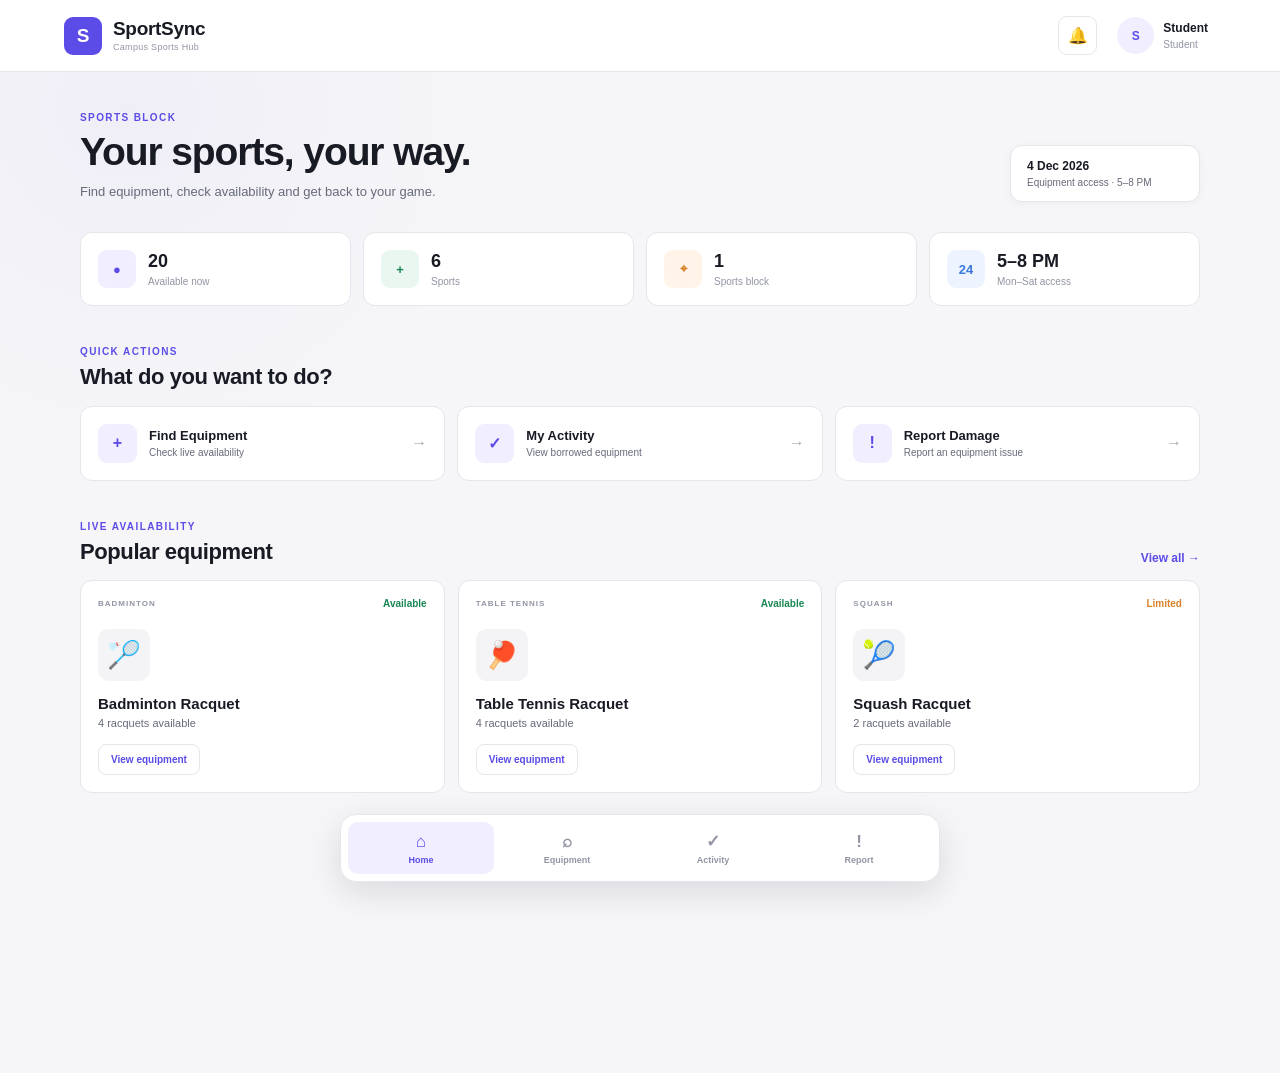
<file: index.html>
<!DOCTYPE html>
<html lang="en">

<head>
    <meta charset="UTF-8">
    <meta name="viewport" content="width=device-width, initial-scale=1.0">

    <title>SportSync | Campus Sports</title>

    <link rel="stylesheet" href="style.css">
</head>


<body>

<!-- =====================================================
     HEADER
===================================================== -->

<header class="topbar">

    <div class="brand" onclick="showPage('dashboard')">

        <div class="logo">
            S
        </div>

        <div>
            <h2>SportSync</h2>
            <span>Campus Sports Hub</span>
        </div>

    </div>


    <div class="header-actions">

        <!-- NOTIFICATIONS -->

        <button
            class="icon-btn"
            onclick="toggleNotifications()"
            aria-label="Notifications">

            🔔

        </button>


        <!-- PROFILE -->

        <button
            class="profile-button"
            type="button"
            onclick="openProfileSettings()"
            aria-label="Open profile settings">

            <div
                class="avatar"
                id="profileAvatar">

                ST

            </div>


            <div class="profile-copy">

                <strong id="profileName">
                    Student
                </strong>

                <small id="profileRole">
                    Student
                </small>

            </div>

        </button>

    </div>

</header>



<!-- =====================================================
     MAIN
===================================================== -->

<main>


<!-- =====================================================
     DASHBOARD
===================================================== -->

<section
    id="dashboard"
    class="page active">


    <!-- WELCOME -->

    <div class="welcome-row">

        <div>

            <p class="eyebrow">
                SPORTS BLOCK
            </p>

            <h1>
                Your sports, your way.
            </h1>

            <p class="subtext">
                Find equipment, check availability and get back to your game.
            </p>

        </div>


        <div class="date-box">

            <strong id="todayDate">
                21 Sep 2026
            </strong>

            <span>
                Equipment access · 5–8 PM
            </span>

        </div>

    </div>



    <!-- NOTIFICATIONS -->

    <div
        id="notificationPanel"
        class="notification-panel">

        <strong>
            Notifications
        </strong>

        <p>
            🏸 2 badminton racquets are available now.
        </p>

        <p>
            ⏰ Equipment access is from 5–8 PM, Monday–Saturday.
        </p>

    </div>



    <!-- =================================================
         PROFILE MODAL
    ================================================= -->

    <div
        id="profileModal"
        class="profile-modal"
        aria-hidden="true">


        <div
            class="profile-modal-backdrop"
            onclick="closeProfileSettings()">
        </div>


        <div
            class="profile-modal-card"
            role="dialog"
            aria-modal="true"
            aria-labelledby="profileSettingsTitle">


            <div class="profile-modal-header">

                <div>

                    <p class="eyebrow">
                        PROFILE
                    </p>

                    <h2 id="profileSettingsTitle">
                        Personalise your profile
                    </h2>

                </div>


                <button
                    class="modal-close"
                    type="button"
                    onclick="closeProfileSettings()"
                    aria-label="Close">

                    ×

                </button>

            </div>



            <!-- NAME -->

            <label class="profile-field">

                <span>
                    Name
                </span>

                <input
                    id="profileNameInput"
                    type="text"
                    maxlength="40"
                    placeholder="Enter your name">

            </label>



            <!-- EMAIL -->

            <label class="profile-field">

                <span>
                    Email
                </span>

                <input
                    id="profileEmailInput"
                    type="email"
                    maxlength="80"
                    placeholder="student@university.edu">

            </label>



            <!-- THEME -->

            <div class="theme-setting">

                <div>

                    <strong>
                        Appearance
                    </strong>

                    <small>
                        Choose the mode you prefer.
                    </small>

                </div>


                <div
                    class="theme-toggle"
                    role="group"
                    aria-label="Appearance mode">


                    <button
                        id="lightModeBtn"
                        type="button"
                        onclick="setTheme('light')">

                        ☀ Light

                    </button>


                    <button
                        id="darkModeBtn"
                        type="button"
                        onclick="setTheme('dark')">

                        ☾ Dark

                    </button>

                </div>

            </div>



            <!-- MODAL BUTTONS -->

            <div class="profile-modal-actions">

                <button
                    class="secondary-button"
                    type="button"
                    onclick="closeProfileSettings()">

                    Cancel

                </button>


                <button
                    class="primary-button"
                    type="button"
                    onclick="saveProfileSettings()">

                    Save changes

                </button>

            </div>

        </div>

    </div>



    <!-- =================================================
         STATUS CARDS
    ================================================= -->

    <div class="status-grid">


        <div class="status-card">

            <div class="status-icon purple">
                ●
            </div>

            <div>

                <strong id="availableCount">
                    20
                </strong>

                <span>
                    Available now
                </span>

            </div>

        </div>



        <div class="status-card">

            <div class="status-icon green">
                +
            </div>

            <div>

                <strong>
                    6
                </strong>

                <span>
                    Sports
                </span>

            </div>

        </div>



        <div class="status-card">

            <div class="status-icon orange">
                ⌖
            </div>

            <div>

                <strong>
                    1
                </strong>

                <span>
                    Sports block
                </span>

            </div>

        </div>



        <div class="status-card">

            <div class="status-icon blue">
                24
            </div>

            <div>

                <strong>
                    5–8 PM
                </strong>

                <span>
                    Mon–Sat access
                </span>

            </div>

        </div>

    </div>



    <!-- =================================================
         QUICK ACTIONS
    ================================================= -->

    <div class="section-heading">

        <div>

            <p class="eyebrow">
                QUICK ACTIONS
            </p>

            <h2>
                What do you want to do?
            </h2>

        </div>

    </div>


    <div class="action-grid">


        <button
            class="action-card"
            onclick="showPage('equipment')">

            <div class="action-symbol">
                +
            </div>

            <div>

                <strong>
                    Find Equipment
                </strong>

                <span>
                    Check live availability
                </span>

            </div>

            <b>
                →
            </b>

        </button>



        <button
            class="action-card"
            onclick="showPage('activity')">

            <div class="action-symbol">
                ✓
            </div>

            <div>

                <strong>
                    My Activity
                </strong>

                <span>
                    View borrowed equipment
                </span>

            </div>

            <b>
                →
            </b>

        </button>



        <button
            class="action-card"
            onclick="showPage('damage')">

            <div class="action-symbol">
                !
            </div>

            <div>

                <strong>
                    Report Damage
                </strong>

                <span>
                    Report an equipment issue
                </span>

            </div>

            <b>
                →
            </b>

        </button>

    </div>



    <!-- =================================================
         POPULAR EQUIPMENT
    ================================================= -->

    <div class="section-heading">

        <div>

            <p class="eyebrow">
                LIVE AVAILABILITY
            </p>

            <h2>
                Popular equipment
            </h2>

        </div>


        <button
            class="text-button"
            onclick="showPage('equipment')">

            View all →

        </button>

    </div>



    <div class="equipment-preview">


        <!-- BADMINTON -->

        <div class="equipment-card">

            <div class="equipment-top">

                <span class="sport-label">
                    BADMINTON
                </span>

                <span class="available-dot">
                    Available
                </span>

            </div>


            <div class="equipment-icon">
                🏸
            </div>


            <h3>
                Badminton Racquet
            </h3>


            <p id="badmintonPreview">
                4 racquets available
            </p>


            <button
                onclick="openEquipment('Badminton Racquet')">

                View equipment

            </button>

        </div>



        <!-- TABLE TENNIS -->

        <div class="equipment-card">

            <div class="equipment-top">

                <span class="sport-label">
                    TABLE TENNIS
                </span>

                <span class="available-dot">
                    Available
                </span>

            </div>


            <div class="equipment-icon">
                🏓
            </div>


            <h3>
                Table Tennis Racquet
            </h3>


            <p id="ttPreview">
                4 racquets available
            </p>


            <button
                onclick="openEquipment('Table Tennis Racquet')">

                View equipment

            </button>

        </div>



        <!-- SQUASH -->

        <div class="equipment-card">

            <div class="equipment-top">

                <span class="sport-label">
                    SQUASH
                </span>

                <span class="limited-dot">
                    Limited
                </span>

            </div>


            <div class="equipment-icon">
                🎾
            </div>


            <h3>
                Squash Racquet
            </h3>


            <p id="squashPreview">
                2 racquets available
            </p>


            <button
                onclick="openEquipment('Squash Racquet')">

                View equipment

            </button>

        </div>

    </div>

</section>



<!-- =====================================================
     EQUIPMENT PAGE
===================================================== -->

<section
    id="equipment"
    class="page">


    <div class="page-header">

        <button
            class="back-btn"
            onclick="showPage('dashboard')">

            ←

        </button>


        <div>

            <p class="eyebrow">
                EQUIPMENT
            </p>

            <h1>
                Live availability
            </h1>

            <p>
                Check what's available before visiting the sports block.
            </p>

        </div>

    </div>



    <!-- SEARCH -->

    <div class="search-box">

        <span>
            ⌕
        </span>

        <input
            type="text"
            id="equipmentSearch"
            placeholder="Search equipment..."
            oninput="filterEquipment()">

    </div>



    <!-- FILTERS -->

    <div class="filter-row">

        <button
            class="filter active"
            onclick="filterSport('all', this)">

            All

        </button>


        <button
            class="filter"
            onclick="filterSport('badminton', this)">

            Badminton

        </button>


        <button
            class="filter"
            onclick="filterSport('tt', this)">

            Table Tennis

        </button>


        <button
            class="filter"
            onclick="filterSport('squash', this)">

            Squash

        </button>


        <button
            class="filter"
            onclick="filterSport('team', this)">

            Team Sports

        </button>

    </div>



    <!-- EQUIPMENT LIST -->

    <div
        id="equipmentList"
        class="equipment-list">


        <!-- BADMINTON -->

        <div
            class="equipment-row"
            data-sport="badminton"
            data-name="Badminton Racquet">

            <div class="row-icon">
                🏸
            </div>


            <div class="equipment-info">

                <strong>
                    Badminton Racquet
                </strong>

                <span>
                    Badminton · Racquet
                </span>

            </div>


            <div class="availability">

                <strong id="badmintonAvailable">
                    4
                </strong>

                <span>
                    available
                </span>

            </div>


            <button
                onclick="openEquipment('Badminton Racquet')">

                Details

            </button>

        </div>



        <!-- TABLE TENNIS -->

        <div
            class="equipment-row"
            data-sport="tt"
            data-name="Table Tennis Racquet">

            <div class="row-icon">
                🏓
            </div>


            <div class="equipment-info">

                <strong>
                    Table Tennis Racquet
                </strong>

                <span>
                    Table Tennis · Racquet
                </span>

            </div>


            <div class="availability">

                <strong id="ttAvailable">
                    4
                </strong>

                <span>
                    available
                </span>

            </div>


            <button
                onclick="openEquipment('Table Tennis Racquet')">

                Details

            </button>

        </div>



        <!-- SQUASH -->

        <div
            class="equipment-row"
            data-sport="squash"
            data-name="Squash Racquet">

            <div class="row-icon">
                🎾
            </div>


            <div class="equipment-info">

                <strong>
                    Squash Racquet
                </strong>

                <span>
                    Squash · Racquet
                </span>

            </div>


            <div class="availability limited">

                <strong id="squashAvailable">
                    2
                </strong>

                <span>
                    available
                </span>

            </div>


            <button
                onclick="openEquipment('Squash Racquet')">

                Details

            </button>

        </div>



        <!-- FOOTBALL -->

        <div
            class="equipment-row"
            data-sport="team"
            data-name="Football">

            <div class="row-icon">
                ⚽
            </div>


            <div class="equipment-info">

                <strong>
                    Football
                </strong>

                <span>
                    Football · Ball
                </span>

            </div>


            <div class="availability">

                <strong id="footballAvailable">
                    3
                </strong>

                <span>
                    available
                </span>

            </div>


            <button
                onclick="openEquipment('Football')">

                Details

            </button>

        </div>



        <!-- VOLLEYBALL -->

        <div
            class="equipment-row"
            data-sport="team"
            data-name="Volleyball">

            <div class="row-icon">
                🏐
            </div>


            <div class="equipment-info">

                <strong>
                    Volleyball
                </strong>

                <span>
                    Volleyball · Ball
                </span>

            </div>


            <div class="availability">

                <strong id="volleyballAvailable">
                    3
                </strong>

                <span>
                    available
                </span>

            </div>


            <button
                onclick="openEquipment('Volleyball')">

                Details

            </button>

        </div>



        <!-- BASKETBALL -->

        <div
            class="equipment-row"
            data-sport="team"
            data-name="Basketball">

            <div class="row-icon">
                🏀
            </div>


            <div class="equipment-info">

                <strong>
                    Basketball
                </strong>

                <span>
                    Basketball · Ball
                </span>

            </div>


            <div class="availability">

                <strong id="basketballAvailable">
                    4
                </strong>

                <span>
                    available
                </span>

            </div>


            <button
                onclick="openEquipment('Basketball')">

                Details

            </button>

        </div>

    </div>

</section>



<!-- =====================================================
     EQUIPMENT DETAILS
===================================================== -->

<section
    id="details"
    class="page">


    <div class="page-header">

        <button
            class="back-btn"
            onclick="showPage('equipment')">

            ←

        </button>


        <div>

            <p class="eyebrow">
                EQUIPMENT DETAILS
            </p>

            <h1 id="detailName">
                Table Tennis Racquet
            </h1>

            <p id="detailCategory">
                Table Tennis · Racquet
            </p>

        </div>

    </div>



    <div class="detail-layout">


        <div class="detail-visual">

            <span id="detailEmoji">
                🏓
            </span>

        </div>



        <div class="detail-card">


            <div class="detail-status">

                <span
                    id="detailStatus"
                    class="available-dot">

                    ● Available

                </span>


                <strong id="detailAvailability">
                    4 available
                </strong>

            </div>



            <div class="detail-line">

                <span>
                    Condition
                </span>

                <strong>
                    Good
                </strong>

            </div>


            <div class="detail-line">

                <span>
                    Location
                </span>

                <strong>
                    Sports Block
                </strong>

            </div>


            <div class="detail-line">

                <span>
                    Borrow duration
                </span>

                <strong>
                    Up to 2 hours
                </strong>

            </div>


            <button
                id="borrowButton"
                class="primary-button"
                onclick="goToBorrow()">

                Borrow Equipment

            </button>

        </div>

    </div>

</section>



<!-- =====================================================
     BORROW
===================================================== -->

<section
    id="borrow"
    class="page">


    <div class="page-header">

        <button
            class="back-btn"
            onclick="showPage('details')">

            ←

        </button>


        <div>

            <p class="eyebrow">
                BORROW EQUIPMENT
            </p>

            <h1>
                Borrow
                <span id="borrowName">
                    Table Tennis Racquet
                </span>
            </h1>

            <p>
                Confirm the details before borrowing.
            </p>

        </div>

    </div>



    <form
        id="borrowForm"
        class="form-card">


        <label>

            Quantity

            <select id="quantity">

                <option value="1">
                    1 item
                </option>

                <option value="2">
                    2 items
                </option>

            </select>

        </label>



        <label>

            Return date

            <input
                type="date"
                id="returnDate"
                required>

        </label>



        <div class="condition-box">

            <strong>
                Equipment condition
            </strong>

            <p>
                Please confirm that you checked the equipment before borrowing.
            </p>


            <label class="checkbox">

                <input
                    type="checkbox"
                    id="conditionCheck"
                    required>

                <span>
                    I confirm the equipment is in good condition.
                </span>

            </label>

        </div>



        <button
            class="primary-button"
            type="submit">

            Confirm Borrowing

        </button>

    </form>

</section>



<!-- =====================================================
     BORROW SUCCESS
===================================================== -->

<section
    id="success"
    class="page">


    <div class="success-card">


        <div class="success-icon">
            ✓
        </div>


        <p class="eyebrow">
            BORROW CONFIRMED
        </p>


        <h1>
            You're all set!
        </h1>


        <p>

            <strong id="successItem">
                Table Tennis Racquet
            </strong>

            has been added to your activity.

        </p>



        <div class="success-info">


            <div>

                <span>
                    Return by
                </span>

                <strong id="successDate">
                    Today
                </strong>

            </div>


            <div>

                <span>
                    Status
                </span>

                <strong>
                    Borrowed
                </strong>

            </div>

        </div>



        <button
            class="primary-button"
            onclick="showPage('activity')">

            View My Activity

        </button>


        <button
            class="secondary-button"
            onclick="showPage('equipment')">

            Continue Browsing

        </button>

    </div>

</section>



<!-- =====================================================
     ACTIVITY
===================================================== -->

<section
    id="activity"
    class="page">


    <div class="page-header">

        <div>

            <p class="eyebrow">
                MY ACTIVITY
            </p>

            <h1>
                Your borrowed equipment
            </h1>

            <p>
                Keep track of what you currently have.
            </p>

        </div>

    </div>



    <div id="activityList">


        <div
            class="activity-card"
            id="borrowedItem">


            <div
                class="row-icon"
                id="activityIcon">

                🏓

            </div>


            <div class="activity-info">

                <strong id="activityName">
                    Table Tennis Racquet
                </strong>

                <span id="activityStatus">
                    Borrowed · Return today
                </span>

            </div>


            <button
                onclick="showPage('return')">

                Return

            </button>

        </div>

    </div>

</section>



<!-- =====================================================
     RETURN
===================================================== -->

<section
    id="return"
    class="page">


    <div class="page-header">

        <button
            class="back-btn"
            onclick="showPage('activity')">

            ←

        </button>


        <div>

            <p class="eyebrow">
                RETURN EQUIPMENT
            </p>

            <h1>
                Return equipment
            </h1>

            <p>
                Tell us about the condition before returning it.
            </p>

        </div>

    </div>



    <form
        id="returnForm"
        class="form-card">


        <div class="selected-equipment">

            <span id="returnIcon">
                🏓
            </span>

            <div>

                <strong id="returnEquipmentName">
                    Table Tennis Racquet
                </strong>

                <small>
                    Currently borrowed
                </small>

            </div>

        </div>



        <label>

            Equipment condition

            <select id="returnCondition">

                <option value="Good">
                    Good condition
                </option>

                <option value="Damaged">
                    Damaged
                </option>

            </select>

        </label>



        <label>

            Additional note

            <textarea
                id="returnNote"
                placeholder="Anything we should know?"></textarea>

        </label>



        <button
            class="primary-button"
            type="submit">

            Confirm Return

        </button>

    </form>

</section>



<!-- =====================================================
     DAMAGE REPORT
===================================================== -->

<section
    id="damage"
    class="page">


    <div class="page-header">

        <div>

            <p class="eyebrow">
                REPORT
            </p>

            <h1>
                Report equipment damage
            </h1>

            <p>
                Help us keep campus equipment safe and usable.
            </p>

        </div>

    </div>



    <form
        id="damageForm"
        class="form-card">


        <label>

            Equipment

            <select id="damageEquipment">

                <option>
                    Table Tennis Racquet
                </option>

                <option>
                    Badminton Racquet
                </option>

                <option>
                    Squash Racquet
                </option>

                <option>
                    Football
                </option>

                <option>
                    Volleyball
                </option>

                <option>
                    Basketball
                </option>

            </select>

        </label>



        <label>

            Damage severity

            <select id="damageSeverity">

                <option value="">
                    Select severity
                </option>

                <option>
                    Minor
                </option>

                <option>
                    Moderate
                </option>

                <option>
                    Severe
                </option>

            </select>

        </label>



        <label>

            Describe the damage

            <textarea
                id="damageDescription"
                placeholder="Example: Handle is loose..."></textarea>

        </label>



        <label>

            Add photo

            <div class="upload-box">

                <input
                    type="file"
                    id="damagePhoto"
                    accept="image/*">

                <span>
                    ＋ Add a photo
                </span>

                <small>
                    Optional
                </small>

            </div>

        </label>



        <button
            class="primary-button"
            type="submit">

            Submit Damage Report

        </button>

    </form>

</section>



<!-- =====================================================
     DAMAGE SUCCESS
===================================================== -->

<section
    id="damageSuccess"
    class="page">


    <div class="success-card">


        <div class="success-icon warning">
            !
        </div>


        <p class="eyebrow">
            REPORT SUBMITTED
        </p>


        <h1>
            Thanks for reporting it.
        </h1>


        <p>
            The sports office has received your damage report.
        </p>


        <div class="report-number">

            Report ID:
            <strong id="reportId">
                SS-1042
            </strong>

        </div>


        <button
            class="primary-button"
            onclick="showPage('dashboard')">

            Back to Dashboard

        </button>

    </div>

</section>

</main>



<!-- =====================================================
     BOTTOM NAVIGATION
===================================================== -->

<nav class="bottom-nav">


    <button
        onclick="showPage('dashboard')"
        class="nav-item active">

        <span>
            ⌂
        </span>

        Home

    </button>


    <button
        onclick="showPage('equipment')"
        class="nav-item">

        <span>
            ⌕
        </span>

        Equipment

    </button>


    <button
        onclick="showPage('activity')"
        class="nav-item">

        <span>
            ✓
        </span>

        Activity

    </button>


    <button
        onclick="showPage('damage')"
        class="nav-item">

        <span>
            !
        </span>

        Report

    </button>

</nav>



<!-- =====================================================
     JAVASCRIPT
===================================================== -->

<script>

/* =====================================================
   EQUIPMENT DATA
===================================================== */

let currentEquipment = "Table Tennis Racquet";

let borrowedQuantity = 1;

let equipmentAvailability = {

    "Badminton Racquet": 4,

    "Table Tennis Racquet": 4,

    "Squash Racquet": 2,

    "Football": 3,

    "Volleyball": 3,

    "Basketball": 4

};


const equipmentInfo = {

    "Badminton Racquet": {
        emoji: "🏸",
        category: "Badminton · Racquet"
    },

    "Table Tennis Racquet": {
        emoji: "🏓",
        category: "Table Tennis · Racquet"
    },

    "Squash Racquet": {
        emoji: "🎾",
        category: "Squash · Racquet"
    },

    "Football": {
        emoji: "⚽",
        category: "Football · Ball"
    },

    "Volleyball": {
        emoji: "🏐",
        category: "Volleyball · Ball"
    },

    "Basketball": {
        emoji: "🏀",
        category: "Basketball · Ball"
    }

};



/* =====================================================
   PAGE NAVIGATION
===================================================== */

function showPage(pageId) {

    document
        .querySelectorAll(".page")
        .forEach(page => {

            page.classList.remove("active");

        });


    const page =
        document.getElementById(pageId);


    if (page) {

        page.classList.add("active");

    }


    document
        .querySelectorAll(".nav-item")
        .forEach(item => {

            item.classList.remove("active");

        });


    const navItems =
        document.querySelectorAll(".nav-item");


    if (pageId === "dashboard") {

        navItems[0].classList.add("active");

    }


    if (
        pageId === "equipment" ||
        pageId === "details" ||
        pageId === "borrow" ||
        pageId === "success"
    ) {

        navItems[1].classList.add("active");

    }


    if (
        pageId === "activity" ||
        pageId === "return"
    ) {

        navItems[2].classList.add("active");

    }


    if (
        pageId === "damage" ||
        pageId === "damageSuccess"
    ) {

        navItems[3].classList.add("active");

    }


    window.scrollTo({
        top: 0,
        behavior: "smooth"
    });

}



/* =====================================================
   EQUIPMENT DETAILS
===================================================== */

function openEquipment(name) {

    currentEquipment = name;


    const info =
        equipmentInfo[name];


    const available =
        equipmentAvailability[name] || 0;


    document.getElementById(
        "detailName"
    ).textContent = name;


    document.getElementById(
        "borrowName"
    ).textContent = name;


    document.getElementById(
        "detailCategory"
    ).textContent = info.category;


    document.getElementById(
        "detailEmoji"
    ).textContent = info.emoji;


    document.getElementById(
        "detailAvailability"
    ).textContent =
        available + " available";


    const borrowButton =
        document.getElementById(
            "borrowButton"
        );


    if (available <= 0) {

        borrowButton.disabled = true;

        borrowButton.textContent =
            "Currently unavailable";

        borrowButton.classList.add(
            "disabled-button"
        );

    } else {

        borrowButton.disabled = false;

        borrowButton.textContent =
            "Borrow Equipment";

        borrowButton.classList.remove(
            "disabled-button"
        );

    }


    showPage("details");

}



/* =====================================================
   GO TO BORROW
===================================================== */

function goToBorrow() {

    if (
        equipmentAvailability[currentEquipment] <= 0
    ) {

        showToast(
            "This equipment is currently unavailable."
        );

        return;
    }


    document.getElementById(
        "borrowName"
    ).textContent =
        currentEquipment;


    document.getElementById(
        "quantity"
    ).value = "1";


    document.getElementById(
        "conditionCheck"
    ).checked = false;


    showPage("borrow");

}



/* =====================================================
   SEARCH
===================================================== */

function filterEquipment() {

    const search =
        document
            .getElementById("equipmentSearch")
            .value
            .toLowerCase()
            .trim();


    document
        .querySelectorAll(".equipment-row")
        .forEach(row => {

            const name =
                row.dataset.name.toLowerCase();


            row.style.display =
                name.includes(search)
                    ? "grid"
                    : "none";

        });

}



/* =====================================================
   SPORT FILTER
===================================================== */

function filterSport(
    sport,
    button
) {

    document
        .querySelectorAll(".filter")
        .forEach(btn => {

            btn.classList.remove("active");

        });


    button.classList.add("active");


    document
        .querySelectorAll(".equipment-row")
        .forEach(row => {

            if (
                sport === "all" ||
                row.dataset.sport === sport
            ) {

                row.style.display = "grid";

            } else {

                row.style.display = "none";

            }

        });

}



/* =====================================================
   UPDATE ALL AVAILABILITY UI
===================================================== */

function updateAvailabilityUI() {

    const total =
        Object.values(
            equipmentAvailability
        ).reduce(
            (sum, value) => sum + value,
            0
        );


    document.getElementById(
        "availableCount"
    ).textContent = total;


    const ids = {

        "Badminton Racquet":
            "badmintonAvailable",

        "Table Tennis Racquet":
            "ttAvailable",

        "Squash Racquet":
            "squashAvailable",

        "Football":
            "footballAvailable",

        "Volleyball":
            "volleyballAvailable",

        "Basketball":
            "basketballAvailable"

    };


    Object.keys(ids).forEach(name => {

        const element =
            document.getElementById(
                ids[name]
            );


        if (element) {

            element.textContent =
                equipmentAvailability[name];

        }

    });


    document.getElementById(
        "badmintonPreview"
    ).textContent =
        equipmentAvailability[
            "Badminton Racquet"
        ] + " racquets available";


    document.getElementById(
        "ttPreview"
    ).textContent =
        equipmentAvailability[
            "Table Tennis Racquet"
        ] + " racquets available";


    document.getElementById(
        "squashPreview"
    ).textContent =
        equipmentAvailability[
            "Squash Racquet"
        ] + " racquets available";

}



/* =====================================================
   BORROW
===================================================== */

document
    .getElementById("borrowForm")
    .addEventListener(
        "submit",
        function(event) {

            event.preventDefault();


            const quantity =
                parseInt(
                    document.getElementById(
                        "quantity"
                    ).value
                );


            const condition =
                document.getElementById(
                    "conditionCheck"
                ).checked;


            if (!condition) {

                showToast(
                    "Please confirm the equipment condition."
                );

                return;
            }


            if (
                equipmentAvailability[
                    currentEquipment
                ] < quantity
            ) {

                showToast(
                    "Not enough equipment available."
                );

                return;
            }


            equipmentAvailability[
                currentEquipment
            ] -= quantity;


            borrowedQuantity =
                quantity;


            updateAvailabilityUI();


            document.getElementById(
                "successItem"
            ).textContent =
                quantity +
                " × " +
                currentEquipment;


            document.getElementById(
                "successDate"
            ).textContent =
                formatDate(
                    document.getElementById(
                        "returnDate"
                    ).value
                );


            updateActivity();


            showPage("success");


            showToast(
                "Equipment borrowed successfully!"
            );

        }
    );



/* =====================================================
   ACTIVITY
===================================================== */

function updateActivity() {

    const info =
        equipmentInfo[
            currentEquipment
        ];


    document.getElementById(
        "activityName"
    ).textContent =
        borrowedQuantity +
        " × " +
        currentEquipment;


    document.getElementById(
        "activityIcon"
    ).textContent =
        info.emoji;


    document.getElementById(
        "activityStatus"
    ).textContent =
        "Borrowed · Return today";


    document.getElementById(
        "returnEquipmentName"
    ).textContent =
        currentEquipment;


    document.getElementById(
        "returnIcon"
    ).textContent =
        info.emoji;

}



/* =====================================================
   RETURN
===================================================== */

document
    .getElementById("returnForm")
    .addEventListener(
        "submit",
        function(event) {

            event.preventDefault();


            const condition =
                document.getElementById(
                    "returnCondition"
                ).value;


            equipmentAvailability[
                currentEquipment
            ] += borrowedQuantity;


            updateAvailabilityUI();


            if (
                condition === "Damaged"
            ) {

                document.getElementById(
                    "damageEquipment"
                ).value =
                    currentEquipment;


                showToast(
                    "Returned. Please submit a damage report."
                );


                showPage("damage");

            } else {

                showToast(
                    "Equipment returned successfully!"
                );


                showPage("activity");

            }

        }
    );



/* =====================================================
   DAMAGE REPORT
===================================================== */

document
    .getElementById("damageForm")
    .addEventListener(
        "submit",
        function(event) {

            event.preventDefault();


            const severity =
                document.getElementById(
                    "damageSeverity"
                ).value;


            const description =
                document.getElementById(
                    "damageDescription"
                ).value.trim();


            if (!severity) {

                showToast(
                    "Please select damage severity."
                );

                return;
            }


            if (!description) {

                showToast(
                    "Please describe the damage."
                );

                return;
            }


            const randomNumber =
                Math.floor(
                    1000 +
                    Math.random() * 8999
                );


            document.getElementById(
                "reportId"
            ).textContent =
                "SS-" + randomNumber;


            showPage(
                "damageSuccess"
            );


            showToast(
                "Damage report submitted."
            );

        }
    );



/* =====================================================
   PROFILE
===================================================== */

const profileDefaults = {

    name: "Student",

    email: "student@university.edu",

    role: "Student"

};



function getSavedProfile() {

    try {

        return {
            ...profileDefaults,
            ...(JSON.parse(
                localStorage.getItem(
                    "sportsyncProfile"
                )
            ) || {})
        };

    } catch {

        return {
            ...profileDefaults
        };

    }

}



function getInitials(name) {

    const words =
        name
            .trim()
            .split(/\s+/)
            .filter(Boolean);


    if (!words.length) {

        return "ST";

    }


    return words
        .slice(0, 2)
        .map(
            word =>
                word[0].toUpperCase()
        )
        .join("");

}



function renderProfile() {

    const profile =
        getSavedProfile();


    document.getElementById(
        "profileName"
    ).textContent =
        profile.name;


    document.getElementById(
        "profileRole"
    ).textContent =
        profile.role;


    document.getElementById(
        "profileAvatar"
    ).textContent =
        getInitials(
            profile.name
        );

}



function openProfileSettings() {

    const profile =
        getSavedProfile();


    document.getElementById(
        "profileNameInput"
    ).value =
        profile.name;


    document.getElementById(
        "profileEmailInput"
    ).value =
        profile.email;


    document.getElementById(
        "profileModal"
    ).classList.add("show");


    document.getElementById(
        "profileModal"
    ).setAttribute(
        "aria-hidden",
        "false"
    );


    setThemeButtons();

}



function closeProfileSettings() {

    document.getElementById(
        "profileModal"
    ).classList.remove("show");


    document.getElementById(
        "profileModal"
    ).setAttribute(
        "aria-hidden",
        "true"
    );

}



function saveProfileSettings() {

    const name =
        document
            .getElementById(
                "profileNameInput"
            )
            .value
            .trim();


    const email =
        document
            .getElementById(
                "profileEmailInput"
            )
            .value
            .trim();


    if (!name) {

        showToast(
            "Please enter your name."
        );

        return;
    }


    if (
        email &&
        !/^\S+@\S+\.\S+$/.test(email)
    ) {

        showToast(
            "Please enter a valid email address."
        );

        return;
    }


    localStorage.setItem(
        "sportsyncProfile",
        JSON.stringify({

            name,

            email:
                email ||
                profileDefaults.email,

            role:
                profileDefaults.role

        })
    );


    renderProfile();

    closeProfileSettings();


    showToast(
        "Profile updated successfully."
    );

}



/* =====================================================
   LIGHT / DARK MODE
===================================================== */

function setTheme(theme) {

    const selectedTheme =
        theme === "dark"
            ? "dark"
            : "light";


    document.body.setAttribute(
        "data-theme",
        selectedTheme
    );


    localStorage.setItem(
        "sportsyncTheme",
        selectedTheme
    );


    setThemeButtons();

}



function setThemeButtons() {

    const theme =
        document.body.getAttribute(
            "data-theme"
        ) || "light";


    document.getElementById(
        "lightModeBtn"
    ).classList.toggle(
        "active",
        theme === "light"
    );


    document.getElementById(
        "darkModeBtn"
    ).classList.toggle(
        "active",
        theme === "dark"
    );

}



/* =====================================================
   NOTIFICATIONS
===================================================== */

function toggleNotifications() {

    const panel =
        document.getElementById(
            "notificationPanel"
        );


    panel.classList.toggle(
        "show"
    );

}



/* =====================================================
   TOAST
===================================================== */

function showToast(message) {

    const toast =
        document.createElement(
            "div"
        );


    toast.className =
        "toast";


    toast.textContent =
        message;


    document.body.appendChild(
        toast
    );


    setTimeout(
        () => {

            toast.classList.add(
                "show"
            );

        },
        30
    );


    setTimeout(
        () => {

            toast.classList.remove(
                "show"
            );


            setTimeout(
                () => toast.remove(),
                300
            );

        },
        2500
    );

}



/* =====================================================
   DATE
===================================================== */

function formatDate(dateString) {

    if (!dateString) {

        return "Today";

    }


    const date =
        new Date(
            dateString + "T00:00:00"
        );


    return date.toLocaleDateString(
        "en-IN",
        {
            day: "numeric",
            month: "short",
            year: "numeric"
        }
    );

}



const today =
    new Date();


document.getElementById(
    "todayDate"
).textContent =
    today.toLocaleDateString(
        "en-IN",
        {
            day: "numeric",
            month: "short",
            year: "numeric"
        }
    );



document.getElementById(
    "returnDate"
).value =
    today
        .toISOString()
        .split("T")[0];



/* =====================================================
   LOAD SAVED SETTINGS
===================================================== */

const savedTheme =
    localStorage.getItem(
        "sportsyncTheme"
    ) || "light";


setTheme(savedTheme);

renderProfile();

updateAvailabilityUI();


</script>

</body>
</html>
</file>
<file: style.css>
/* =========================================================
   SPORTSYNC
   PROFESSIONAL CAMPUS SPORTS UI
========================================================= */

* {
    box-sizing: border-box;
    margin: 0;
    padding: 0;
}


:root {

    --primary: #5b4be7;
    --primary-dark: #4939cf;
    --primary-soft: #f0eeff;

    --text: #181a24;
    --text-secondary: #676a79;
    --text-light: #9295a3;

    --background: #f6f6f8;
    --surface: #ffffff;
    --surface-soft: #fafafd;

    --border: #e5e5eb;

    --success: #198754;
    --success-soft: #eaf7f0;

    --warning: #d9822b;
    --warning-soft: #fff4e7;

    --danger: #d64550;
    --danger-soft: #fff0f1;

    --blue: #3978d8;
    --blue-soft: #edf4ff;

    --radius-sm: 8px;
    --radius-md: 12px;
    --radius-lg: 16px;

    --shadow-sm:
        0 2px 8px rgba(25, 25, 45, 0.04);

    --shadow-md:
        0 8px 25px rgba(25, 25, 45, 0.07);
}


/* =========================================================
   BODY
========================================================= */

html {
    scroll-behavior: smooth;
}


body {

    font-family:
        Inter,
        -apple-system,
        BlinkMacSystemFont,
        "Segoe UI",
        sans-serif;

    background:
        radial-gradient(
            circle at 10% 10%,
            rgba(91,75,231,.045),
            transparent 25%
        ),
        var(--background);

    color: var(--text);

    min-height: 100vh;

    padding-bottom: 110px;

    overflow-x: hidden;

    -webkit-font-smoothing: antialiased;

    transition:
        background .25s ease,
        color .25s ease;
}


button,
input,
select,
textarea {
    font: inherit;
}


button {
    -webkit-tap-highlight-color: transparent;
}


button:focus-visible,
input:focus-visible,
select:focus-visible,
textarea:focus-visible {

    outline:
        3px solid
        rgba(91,75,231,.18);

    outline-offset: 2px;
}


/* =========================================================
   TOP BAR
========================================================= */

.topbar {

    height: 72px;

    background:
        rgba(255,255,255,.96);

    border-bottom:
        1px solid var(--border);

    display: flex;

    align-items: center;

    justify-content: space-between;

    padding: 0 5%;

    position: sticky;

    top: 0;

    z-index: 100;

    backdrop-filter: blur(14px);

    transition:
        background .25s ease,
        border-color .25s ease;
}


.brand {

    display: flex;

    align-items: center;

    gap: 11px;

    cursor: pointer;
}


.logo {

    width: 38px;
    height: 38px;

    border-radius: 9px;

    background: var(--primary);

    color: white;

    display: flex;

    align-items: center;

    justify-content: center;

    font-size: 19px;

    font-weight: 800;

    transition:
        transform .2s ease,
        background .2s ease;
}


.brand:hover .logo {

    transform:
        rotate(-4deg)
        scale(1.03);

    background:
        var(--primary-dark);
}


.brand h2 {

    font-size: 19px;

    line-height: 18px;

    letter-spacing: -.3px;
}


.brand span {

    display: block;

    color: var(--text-light);

    font-size: 9px;

    letter-spacing: .3px;

    margin-top: 4px;
}


/* =========================================================
   HEADER ACTIONS
========================================================= */

.header-actions {

    display: flex;

    align-items: center;

    gap: 12px;
}


.icon-btn {

    width: 39px;
    height: 39px;

    border:
        1px solid var(--border);

    border-radius: 9px;

    background: var(--surface);

    color: var(--text);

    cursor: pointer;

    display: flex;

    align-items: center;

    justify-content: center;

    font-size: 16px;

    transition:
        background .2s ease,
        border-color .2s ease,
        transform .15s ease;
}


.icon-btn:hover {

    background:
        var(--primary-soft);

    border-color:
        #d8d3ff;
}


.icon-btn:active {

    transform:
        scale(.94);
}


/* =========================================================
   PROFILE
========================================================= */

.profile-button {

    border: none;

    background: transparent;

    padding: 5px 8px;

    color: inherit;

    display: flex;

    align-items: center;

    gap: 9px;

    cursor: pointer;

    border-radius: 12px;

    text-align: left;

    transition:
        background .2s ease,
        transform .15s ease;
}


.profile-button:hover {

    background:
        rgba(91,75,231,.07);
}


.profile-button:active {

    transform:
        scale(.98);
}


.profile-copy {

    display: flex;

    flex-direction: column;

    gap: 2px;
}


.avatar {

    width: 37px;
    height: 37px;

    border-radius: 50%;

    background:
        var(--primary-soft);

    color:
        var(--primary);

    display: flex;

    align-items: center;

    justify-content: center;

    font-size: 12px;

    font-weight: 800;

    transition:
        transform .2s ease,
        box-shadow .2s ease;
}


.profile-button:hover .avatar {

    transform:
        scale(1.05);

    box-shadow:
        0 0 0 4px
        var(--primary-soft);
}


.profile-copy strong {

    display: block;

    font-size: 12px;
}


.profile-copy small {

    display: block;

    color: var(--text-light);

    font-size: 10px;

    margin-top: 2px;
}


/* =========================================================
   MAIN
========================================================= */

main {

    width:
        min(1120px, 90%);

    margin:
        0 auto;

    padding:
        40px 0 80px;
}


.page {

    display: none;

    padding-bottom: 90px;
}


.page.active {

    display: block;

    animation:
        pageEnter .3s
        cubic-bezier(.2,.7,.2,1);
}


@keyframes pageEnter {

    from {

        opacity: 0;

        transform:
            translateY(8px);
    }

    to {

        opacity: 1;

        transform:
            translateY(0);
    }
}


/* =========================================================
   TYPOGRAPHY
========================================================= */

.eyebrow {

    color:
        var(--primary);

    font-size: 10px;

    font-weight: 800;

    letter-spacing:
        1.4px;

    margin-bottom:
        7px;
}


h1 {

    font-size:
        clamp(27px,4vw,39px);

    line-height:
        1.12;

    letter-spacing:
        -1.1px;

    margin-bottom:
        8px;
}


h2 {

    font-size: 22px;

    line-height: 1.2;

    letter-spacing: -.4px;
}


h3 {

    font-size: 15px;
}


.subtext,
.page-header p {

    color:
        var(--text-secondary);

    font-size: 13px;

    line-height: 1.6;
}


/* =========================================================
   DASHBOARD HEADER
========================================================= */

.welcome-row {

    display: flex;

    justify-content:
        space-between;

    align-items:
        flex-end;

    gap: 30px;

    margin-bottom:
        30px;
}


.date-box {

    min-width:
        190px;

    background:
        var(--surface);

    border:
        1px solid var(--border);

    border-radius:
        var(--radius-md);

    padding:
        13px 16px;

    box-shadow:
        var(--shadow-sm);

    transition:
        background .25s ease,
        border-color .25s ease;
}


.date-box strong {

    display: block;

    font-size: 12px;
}


.date-box span {

    display: block;

    color:
        var(--text-secondary);

    font-size: 10px;

    margin-top: 4px;
}


/* =========================================================
   NOTIFICATIONS
========================================================= */

.notification-panel {

    display: none;

    background:
        var(--surface);

    border:
        1px solid var(--border);

    border-radius:
        var(--radius-md);

    padding: 17px;

    margin-bottom: 20px;

    box-shadow:
        var(--shadow-md);
}


.notification-panel.show {

    display: block;

    animation:
        notificationIn .22s ease;
}


@keyframes notificationIn {

    from {

        opacity: 0;

        transform:
            translateY(-6px);
    }

    to {

        opacity: 1;

        transform:
            translateY(0);
    }
}


.notification-panel strong {

    font-size: 13px;
}


.notification-panel p {

    color:
        var(--text-secondary);

    font-size: 12px;

    margin-top: 9px;
}


/* =========================================================
   STATUS CARDS
========================================================= */

.status-grid {

    display: grid;

    grid-template-columns:
        repeat(4,1fr);

    gap: 12px;

    margin-bottom: 40px;
}


.status-card {

    background:
        var(--surface);

    border:
        1px solid var(--border);

    border-radius:
        var(--radius-md);

    padding: 17px;

    display: flex;

    align-items: center;

    gap: 12px;

    transition:
        transform .2s ease,
        box-shadow .2s ease,
        border-color .2s ease;
}


.status-card:hover {

    transform:
        translateY(-2px);

    box-shadow:
        var(--shadow-sm);

    border-color:
        #dcdce5;
}


.status-icon {

    width: 38px;
    height: 38px;

    border-radius: 9px;

    display: flex;

    align-items: center;

    justify-content: center;

    font-size: 13px;

    font-weight: 800;

    flex-shrink: 0;
}


.status-icon.purple {

    color:
        var(--primary);

    background:
        var(--primary-soft);
}


.status-icon.green {

    color:
        var(--success);

    background:
        var(--success-soft);
}


.status-icon.orange {

    color:
        var(--warning);

    background:
        var(--warning-soft);
}


.status-icon.blue {

    color:
        var(--blue);

    background:
        var(--blue-soft);
}


.status-card strong {

    display: block;

    font-size: 18px;

    line-height: 1.1;
}


.status-card span {

    display: block;

    color:
        var(--text-light);

    font-size: 10px;

    margin-top: 4px;
}


/* =========================================================
   SECTION HEADINGS
========================================================= */

.section-heading {

    display: flex;

    align-items: flex-end;

    justify-content:
        space-between;

    margin-bottom: 15px;
}


.text-button {

    border: none;

    background:
        transparent;

    color:
        var(--primary);

    font-size: 12px;

    font-weight: 750;

    cursor: pointer;
}


.text-button:hover {

    color:
        var(--primary-dark);
}


/* =========================================================
   QUICK ACTIONS
========================================================= */

.action-grid {

    display: grid;

    grid-template-columns:
        repeat(3,1fr);

    gap: 12px;

    margin-bottom: 40px;
}


.action-card {

    width: 100%;

    background:
        var(--surface);

    border:
        1px solid var(--border);

    border-radius:
        var(--radius-md);

    padding: 17px;

    text-align: left;

    display: flex;

    align-items: center;

    gap: 12px;

    cursor: pointer;

    color: var(--text);

    transition:
        transform .2s ease,
        border-color .2s ease,
        box-shadow .2s ease;
}


.action-card:hover {

    transform:
        translateY(-2px);

    border-color:
        #d4cffb;

    box-shadow:
        var(--shadow-sm);
}


.action-card:active {

    transform:
        scale(.99);
}


.action-symbol {

    width: 39px;
    height: 39px;

    border-radius: 9px;

    background:
        var(--primary-soft);

    color:
        var(--primary);

    display: flex;

    align-items: center;

    justify-content: center;

    font-weight: 800;

    flex-shrink: 0;
}


.action-card strong {

    display: block;

    font-size: 13px;
}


.action-card span {

    display: block;

    color:
        var(--text-secondary);

    font-size: 10px;

    margin-top: 4px;
}


.action-card b {

    margin-left:
        auto;

    color: #aaa;

    transition:
        transform .2s ease;
}


.action-card:hover b {

    transform:
        translateX(3px);

    color:
        var(--primary);
}


/* =========================================================
   EQUIPMENT PREVIEW
========================================================= */

.equipment-preview {

    display: grid;

    grid-template-columns:
        repeat(3,1fr);

    gap: 13px;
}


.equipment-card {

    background:
        var(--surface);

    border:
        1px solid var(--border);

    border-radius:
        var(--radius-md);

    padding: 17px;

    transition:
        transform .2s ease,
        box-shadow .2s ease,
        border-color .2s ease;
}


.equipment-card:hover {

    transform:
        translateY(-3px);

    box-shadow:
        var(--shadow-md);

    border-color:
        #dcdce5;
}


.equipment-top {

    display: flex;

    align-items: center;

    justify-content:
        space-between;
}


.sport-label {

    color:
        var(--text-light);

    font-size: 8px;

    font-weight: 800;

    letter-spacing: 1px;
}


.available-dot,
.limited-dot {

    font-size: 10px;

    font-weight: 700;
}


.available-dot {

    color:
        var(--success);
}


.limited-dot {

    color:
        var(--warning);
}


.equipment-icon {

    width: 52px;
    height: 52px;

    border-radius: 11px;

    background:
        #f4f4f7;

    display: flex;

    align-items: center;

    justify-content: center;

    font-size: 27px;

    margin:
        20px 0 14px;

    transition:
        transform .2s ease,
        background .2s ease;
}


.equipment-card:hover
.equipment-icon {

    transform:
        scale(1.04);

    background:
        var(--primary-soft);
}


.equipment-card h3 {

    margin-bottom:
        5px;
}


.equipment-card p {

    color:
        var(--text-secondary);

    font-size: 11px;

    margin-bottom:
        15px;
}


/* =========================================================
   PAGE HEADER
========================================================= */

.page-header {

    display: flex;

    align-items: center;

    gap: 16px;

    margin-bottom:
        28px;
}


.back-btn {

    width: 39px;
    height: 39px;

    border:
        1px solid var(--border);

    background:
        var(--surface);

    color:
        var(--text);

    border-radius: 9px;

    cursor: pointer;

    font-size: 16px;

    transition:
        background .2s ease,
        transform .15s ease;
}


.back-btn:hover {

    background:
        var(--primary-soft);
}


.back-btn:active {

    transform:
        scale(.94);
}


/* =========================================================
   SEARCH
========================================================= */

.search-box {

    height: 48px;

    background:
        var(--surface);

    border:
        1px solid var(--border);

    border-radius:
        var(--radius-md);

    display: flex;

    align-items: center;

    padding:
        0 14px;

    gap: 10px;

    margin-bottom:
        13px;
}


.search-box:focus-within {

    border-color:
        #cfc8ff;

    box-shadow:
        0 0 0 3px
        rgba(91,75,231,.07);
}


.search-box span {

    color:
        var(--text-light);

    font-size: 19px;
}


.search-box input {

    width: 100%;

    border: none;

    outline: none;

    background:
        transparent;

    color:
        var(--text);

    font-size: 13px;
}


/* =========================================================
   FILTERS
========================================================= */

.filter-row {

    display: flex;

    flex-wrap: wrap;

    gap: 7px;

    margin-bottom:
        21px;
}


.filter {

    border:
        1px solid var(--border);

    background:
        var(--surface);

    color:
        var(--text-secondary);

    border-radius:
        20px;

    padding:
        8px 13px;

    font-size: 10px;

    cursor: pointer;
}


.filter.active {

    background:
        var(--primary);

    color:
        white;

    border-color:
        var(--primary);
}


/* =========================================================
   EQUIPMENT LIST
========================================================= */

.equipment-list {

    display: flex;

    flex-direction: column;

    gap: 8px;
}


.equipment-row {

    display: grid;

    grid-template-columns:
        47px 1fr auto auto;

    align-items: center;

    gap: 14px;

    background:
        var(--surface);

    border:
        1px solid var(--border);

    border-radius:
        var(--radius-md);

    padding: 13px;

    transition:
        transform .2s ease,
        box-shadow .2s ease,
        border-color .2s ease;
}


.equipment-row:hover {

    transform:
        translateX(2px);

    border-color:
        #dcdce5;

    box-shadow:
        var(--shadow-sm);
}


.row-icon {

    width: 43px;
    height: 43px;

    border-radius: 10px;

    background:
        #f4f4f7;

    display: flex;

    align-items: center;

    justify-content: center;

    font-size: 22px;
}


.equipment-info strong {

    display: block;

    font-size: 13px;
}


.equipment-info span {

    display: block;

    color:
        var(--text-secondary);

    font-size: 10px;

    margin-top: 4px;
}


.availability {

    text-align: right;

    min-width: 62px;
}


.availability strong {

    display: block;

    color:
        var(--success);

    font-size: 15px;
}


.availability span {

    color:
        var(--text-light);

    font-size: 9px;
}


.availability.limited strong {

    color:
        var(--warning);
}


/* =========================================================
   ALL SMALL BUTTONS
========================================================= */

.equipment-card button,
.equipment-row button,
.activity-card button {

    border:
        1px solid var(--border);

    background:
        var(--surface);

    color:
        var(--primary);

    font-size: 10px;

    font-weight: 750;

    border-radius:
        var(--radius-sm);

    padding:
        9px 12px;

    cursor: pointer;

    transition:
        background .2s ease,
        border-color .2s ease,
        transform .15s ease;
}


.equipment-card button:hover,
.equipment-row button:hover,
.activity-card button:hover {

    background:
        var(--primary-soft);

    border-color:
        #d7d1ff;
}


.equipment-card button:active,
.equipment-row button:active,
.activity-card button:active {

    transform:
        scale(.97);
}


.disabled-button {

    opacity: .5;

    cursor:
        not-allowed !important;

    pointer-events:
        none;
}


/* =========================================================
   DETAILS
========================================================= */

.detail-layout {

    display: grid;

    grid-template-columns:
        .8fr 1.2fr;

    gap: 18px;
}


.detail-visual {

    min-height:
        320px;

    background:
        var(--surface);

    border:
        1px solid var(--border);

    border-radius:
        var(--radius-lg);

    display: flex;

    align-items: center;

    justify-content: center;

    font-size: 82px;

    box-shadow:
        var(--shadow-sm);
}


.detail-visual span {

    animation:
        detailFloat 3s
        ease-in-out
        infinite;
}


@keyframes detailFloat {

    0%,
    100% {
        transform:
            translateY(0);
    }

    50% {
        transform:
            translateY(-5px);
    }
}


.detail-card {

    background:
        var(--surface);

    border:
        1px solid var(--border);

    border-radius:
        var(--radius-lg);

    padding: 24px;
}


.detail-status {

    display: flex;

    align-items: center;

    justify-content:
        space-between;

    padding-bottom:
        18px;

    border-bottom:
        1px solid var(--border);
}


.detail-status strong {

    font-size: 13px;
}


.detail-line {

    display: flex;

    justify-content:
        space-between;

    padding:
        16px 0;

    border-bottom:
        1px solid var(--border);

    font-size: 12px;
}


.detail-line span {

    color:
        var(--text-secondary);
}


/* =========================================================
   FORMS
========================================================= */

.form-card {

    max-width:
        650px;

    background:
        var(--surface);

    border:
        1px solid var(--border);

    border-radius:
        var(--radius-lg);

    padding: 24px;

    box-shadow:
        var(--shadow-sm);
}


.form-card label {

    display: block;

    color:
        var(--text);

    font-size: 11px;

    font-weight: 750;

    margin-bottom:
        19px;
}


.form-card input,
.form-card select,
.form-card textarea {

    width: 100%;

    margin-top: 7px;

    border:
        1px solid var(--border);

    background:
        var(--surface);

    color:
        var(--text);

    border-radius:
        var(--radius-sm);

    padding:
        11px 12px;

    font-size: 12px;

    outline: none;
}


.form-card input:focus,
.form-card select:focus,
.form-card textarea:focus {

    border-color:
        #cfc8ff;

    box-shadow:
        0 0 0 3px
        rgba(91,75,231,.07);
}


.form-card textarea {

    min-height:
        105px;

    resize:
        vertical;
}


.condition-box {

    background:
        var(--surface-soft);

    border:
        1px solid var(--border);

    border-radius:
        var(--radius-md);

    padding: 14px;

    margin-bottom:
        19px;
}


.condition-box strong {

    font-size: 12px;
}


.condition-box p {

    color:
        var(--text-secondary);

    font-size: 10px;

    line-height: 1.5;

    margin:
        5px 0 11px;
}


.checkbox {

    display: flex !important;

    align-items:
        center;

    gap: 8px;

    font-weight:
        500 !important;

    margin:
        0 !important;
}


.checkbox input {

    width:
        auto !important;

    margin:
        0 !important;
}


/* =========================================================
   PRIMARY / SECONDARY BUTTONS
========================================================= */

.primary-button,
.secondary-button {

    width: 100%;

    border-radius:
        var(--radius-sm);

    padding: 12px;

    font-size: 12px;

    font-weight: 800;

    cursor: pointer;
}


.primary-button {

    background:
        var(--primary);

    color:
        white;

    border:
        1px solid var(--primary);

    box-shadow:
        0 4px 10px
        rgba(91,75,231,.12);

    transition:
        background .2s ease,
        transform .15s ease,
        box-shadow .2s ease;
}


.primary-button:hover {

    background:
        var(--primary-dark);

    box-shadow:
        0 6px 15px
        rgba(91,75,231,.18);
}


.primary-button:active {

    transform:
        scale(.985);
}


.secondary-button {

    margin-top:
        8px;

    background:
        var(--surface);

    color:
        var(--text);

    border:
        1px solid var(--border);

    transition:
        background .2s ease,
        transform .15s ease;
}


.secondary-button:hover {

    background:
        var(--surface-soft);
}


/* =========================================================
   SUCCESS
========================================================= */

.success-card {

    max-width:
        540px;

    background:
        var(--surface);

    border:
        1px solid var(--border);

    border-radius:
        var(--radius-lg);

    margin:
        50px auto;

    padding: 40px;

    text-align:
        center;

    box-shadow:
        var(--shadow-sm);

    animation:
        successIn .35s ease;
}


@keyframes successIn {

    from {

        opacity: 0;

        transform:
            scale(.97)
            translateY(8px);
    }

    to {

        opacity: 1;

        transform:
            scale(1)
            translateY(0);
    }
}


.success-icon {

    width: 58px;
    height: 58px;

    border-radius:
        50%;

    background:
        var(--success-soft);

    color:
        var(--success);

    display: flex;

    align-items:
        center;

    justify-content:
        center;

    font-size: 26px;

    font-weight: 800;

    margin:
        0 auto 19px;
}


.success-icon.warning {

    background:
        var(--warning-soft);

    color:
        var(--warning);
}


.success-card h1 {

    margin-bottom:
        10px;
}


.success-card > p:not(.eyebrow) {

    color:
        var(--text-secondary);

    font-size: 12px;

    line-height: 1.6;

    margin-bottom:
        21px;
}


.success-info {

    display: grid;

    grid-template-columns:
        1fr 1fr;

    border:
        1px solid var(--border);

    border-radius:
        var(--radius-md);

    margin-bottom:
        20px;

    overflow:
        hidden;
}


.success-info div {

    padding:
        13px;
}


.success-info div + div {

    border-left:
        1px solid var(--border);
}


.success-info span {

    display: block;

    color:
        var(--text-light);

    font-size: 9px;

    margin-bottom:
        5px;
}


.success-info strong {

    font-size: 12px;
}


.report-number {

    background:
        var(--surface-soft);

    border:
        1px solid var(--border);

    border-radius:
        var(--radius-sm);

    padding:
        11px;

    font-size: 11px;

    margin-bottom:
        19px;
}


/* =========================================================
   ACTIVITY
========================================================= */

.activity-card {

    display: grid;

    grid-template-columns:
        47px 1fr auto;

    align-items:
        center;

    gap: 14px;

    background:
        var(--surface);

    border:
        1px solid var(--border);

    border-radius:
        var(--radius-md);

    padding:
        14px;

    transition:
        transform .2s ease,
        box-shadow .2s ease;
}


.activity-card:hover {

    transform:
        translateY(-2px);

    box-shadow:
        var(--shadow-sm);
}


.activity-info strong {

    display: block;

    font-size: 13px;
}


.activity-info span {

    display: block;

    color:
        var(--text-secondary);

    font-size: 10px;

    margin-top: 4px;
}


.selected-equipment {

    display: flex;

    align-items:
        center;

    gap: 12px;

    background:
        var(--surface-soft);

    border:
        1px solid var(--border);

    border-radius:
        var(--radius-md);

    padding:
        13px;

    margin-bottom:
        19px;
}


.selected-equipment > span {

    font-size:
        26px;
}


.selected-equipment strong {

    display: block;

    font-size:
        12px;
}


.selected-equipment small {

    display: block;

    color:
        var(--text-secondary);

    font-size:
        10px;

    margin-top:
        3px;
}


/* =========================================================
   UPLOAD
========================================================= */

.upload-box {

    border:
        1px dashed #cfd0d8;

    border-radius:
        var(--radius-md);

    padding:
        20px;

    text-align:
        center;

    margin-top:
        7px;

    cursor:
        pointer;

    transition:
        background .2s ease,
        border-color .2s ease;
}


.upload-box:hover {

    background:
        var(--primary-soft);

    border-color:
        #c5bfff;
}


.upload-box input {

    border: none;

    padding: 0;

    margin: 0;

    background:
        transparent;
}


.upload-box span {

    display: block;

    color:
        var(--primary);

    font-weight:
        750;

    margin-bottom:
        4px;
}


.upload-box small {

    color:
        var(--text-light);
}


/* =========================================================
   TOAST
========================================================= */

.toast {

    position: fixed;

    right: 24px;

    bottom: 100px;

    background:
        #20212a;

    color:
        white;

    padding:
        12px 16px;

    border-radius:
        9px;

    font-size:
        11px;

    box-shadow:
        var(--shadow-md);

    opacity: 0;

    transform:
        translateY(12px);

    transition:
        opacity .25s ease,
        transform .25s ease;

    z-index:
        5000;
}


.toast.show {

    opacity: 1;

    transform:
        translateY(0);
}


/* =========================================================
   BOTTOM NAVIGATION
========================================================= */

.bottom-nav {

    position: fixed;

    left: 50%;

    bottom: 18px;

    transform:
        translateX(-50%);

    width:
        min(600px, calc(100% - 32px));

    background:
        rgba(255,255,255,.97);

    border:
        1px solid var(--border);

    border-radius:
        16px;

    padding:
        7px;

    display:
        grid;

    grid-template-columns:
        repeat(4,1fr);

    z-index:
        1000;

    box-shadow:
        0 10px 35px
        rgba(20,20,40,.12);

    backdrop-filter:
        blur(14px);

    transition:
        background .25s ease,
        border-color .25s ease;
}


.nav-item {

    border: none;

    background:
        transparent;

    color:
        var(--text-light);

    border-radius:
        10px;

    padding:
        9px 8px;

    cursor:
        pointer;

    font-size:
        9px;

    font-weight:
        750;

    transition:
        background .2s ease,
        color .2s ease,
        transform .15s ease;
}


.nav-item span {

    display:
        block;

    font-size:
        17px;

    margin-bottom:
        3px;
}


.nav-item:hover {

    background:
        var(--surface-soft);

    color:
        var(--text-secondary);
}


.nav-item:active {

    transform:
        scale(.96);
}


.nav-item.active {

    background:
        var(--primary-soft);

    color:
        var(--primary);
}


/* =========================================================
   PROFILE MODAL
========================================================= */

.profile-modal {

    position: fixed;

    inset: 0;

    z-index:
        3000;

    display:
        none;

    align-items:
        center;

    justify-content:
        center;

    padding:
        20px;
}


.profile-modal.show {

    display:
        flex;

    animation:
        profileFade .2s ease;
}


.profile-modal-backdrop {

    position:
        absolute;

    inset:
        0;

    background:
        rgba(12,14,24,.42);

    backdrop-filter:
        blur(5px);
}


.profile-modal-card {

    position:
        relative;

    width:
        min(460px,100%);

    background:
        var(--surface);

    color:
        var(--text);

    border:
        1px solid var(--border);

    border-radius:
        22px;

    padding:
        24px;

    box-shadow:
        0 24px 70px
        rgba(20,22,35,.22);

    z-index:
        1;

    animation:
        profileUp .25s ease;
}


.profile-modal-header {

    display:
        flex;

    align-items:
        flex-start;

    justify-content:
        space-between;

    gap:
        20px;

    margin-bottom:
        22px;
}


.profile-modal-header h2 {

    margin:
        4px 0 0;

    font-size:
        23px;

    letter-spacing:
        -.4px;
}


.modal-close {

    width:
        34px;

    height:
        34px;

    border:
        1px solid var(--border);

    background:
        var(--surface-soft);

    color:
        var(--text-secondary);

    border-radius:
        10px;

    font-size:
        22px;

    cursor:
        pointer;
}


.profile-field {

    display:
        flex;

    flex-direction:
        column;

    gap:
        8px;

    margin-bottom:
        16px;

    font-size:
        13px;

    font-weight:
        600;
}


.profile-field input {

    width:
        100%;

    border:
        1px solid var(--border);

    background:
        var(--surface-soft);

    color:
        var(--text);

    border-radius:
        12px;

    padding:
        12px 13px;

    outline:
        none;
}


.profile-field input:focus {

    border-color:
        var(--primary);

    box-shadow:
        0 0 0 3px
        rgba(91,75,231,.11);
}


/* =========================================================
   THEME SETTINGS
========================================================= */

.theme-setting {

    display:
        flex;

    align-items:
        center;

    justify-content:
        space-between;

    gap:
        16px;

    padding:
        15px;

    margin-top:
        6px;

    border:
        1px solid var(--border);

    background:
        var(--surface-soft);

    border-radius:
        14px;
}


.theme-setting > div:first-child {

    display:
        flex;

    flex-direction:
        column;

    gap:
        3px;
}


.theme-setting strong {

    font-size:
        12px;
}


.theme-setting small {

    color:
        var(--text-secondary);

    font-size:
        10px;
}


.theme-toggle {

    display:
        flex;

    gap:
        4px;

    padding:
        4px;

    border-radius:
        11px;

    background:
        var(--border);
}


.theme-toggle button {

    border:
        none;

    background:
        transparent;

    color:
        var(--text-secondary);

    padding:
        8px 11px;

    border-radius:
        8px;

    cursor:
        pointer;

    font-weight:
        700;

    font-size:
        11px;
}


.theme-toggle button.active {

    background:
        var(--surface);

    color:
        var(--primary);

    box-shadow:
        0 2px 7px
        rgba(20,22,35,.09);
}


.profile-modal-actions {

    display:
        flex;

    justify-content:
        flex-end;

    gap:
        10px;

    margin-top:
        22px;
}


.profile-modal-actions
.secondary-button {

    width:
        auto;

    margin-top:
        0;

    padding:
        11px 15px;
}


.profile-modal-actions
.primary-button {

    width:
        auto;

    padding:
        11px 18px;
}


/* =========================================================
   DARK MODE
========================================================= */

body[data-theme="dark"] {

    --text:
        #f2f3f8;

    --text-secondary:
        #aeb2c2;

    --text-light:
        #7f8498;

    --background:
        #10111a;

    --surface:
        #181a25;

    --surface-soft:
        #20222e;

    --border:
        #2d3040;

    --primary-soft:
        #28243f;

    --success-soft:
        #172c25;

    --warning-soft:
        #342719;

    --danger-soft:
        #351e23;

    --blue-soft:
        #19283d;
}


body[data-theme="dark"] {

    background:
        radial-gradient(
            circle at 15% 15%,
            rgba(91,75,231,.13),
            transparent 28%
        ),
        #10111a;
}


body[data-theme="dark"]
.topbar {

    background:
        rgba(18,20,28,.95);

    border-color:
        #292d38;
}


body[data-theme="dark"]
.brand h2,
body[data-theme="dark"]
.page h1,
body[data-theme="dark"]
.page h2,
body[data-theme="dark"]
.page h3,
body[data-theme="dark"]
.page strong {

    color:
        #f3f4f7;
}


body[data-theme="dark"]
.page p,
body[data-theme="dark"]
.page span {

    color:
        #a9adba;
}


body[data-theme="dark"]
.status-card,
body[data-theme="dark"]
.action-card,
body[data-theme="dark"]
.equipment-card,
body[data-theme="dark"]
.equipment-row,
body[data-theme="dark"]
.form-card,
body[data-theme="dark"]
.activity-card,
body[data-theme="dark"]
.selected-equipment,
body[data-theme="dark"]
.success-card,
body[data-theme="dark"]
.date-box,
body[data-theme="dark"]
.detail-card,
body[data-theme="dark"]
.detail-visual {

    background:
        #171a23;

    border-color:
        #2a2e3a;

    color:
        #f3f4f7;

    box-shadow:
        0 8px 25px
        rgba(0,0,0,.16);
}


body[data-theme="dark"]
.icon-btn,
body[data-theme="dark"]
.back-btn,
body[data-theme="dark"]
.filter {

    background:
        #171a23;

    border-color:
        #2a2e3a;

    color:
        #e8e9ef;
}


body[data-theme="dark"]
.search-box {

    background:
        #171a23;

    border-color:
        #2a2e3a;
}


body[data-theme="dark"]
input,
body[data-theme="dark"]
select,
body[data-theme="dark"]
textarea {

    background:
        #11141b;

    border-color:
        #303542;

    color:
        #f3f4f7;
}


body[data-theme="dark"]
input::placeholder,
body[data-theme="dark"]
textarea::placeholder {

    color:
        #777d8b;
}


body[data-theme="dark"]
.row-icon,
body[data-theme="dark"]
.equipment-icon {

    background:
        #232532;
}


body[data-theme="dark"]
.bottom-nav {

    background:
        rgba(23,26,35,.97);

    border-color:
        #2a2e3a;

    box-shadow:
        0 12px 35px
        rgba(0,0,0,.35);
}


body[data-theme="dark"]
.nav-item {

    color:
        #969baa;
}


body[data-theme="dark"]
.nav-item.active {

    color:
        #b7adff;

    background:
        #242039;
}


body[data-theme="dark"]
.profile-button:hover {

    background:
        rgba(255,255,255,.05);
}


body[data-theme="dark"]
.profile-modal-card {

    background:
        #171a23;

    border-color:
        #2d313d;

    color:
        #f3f4f7;
}


body[data-theme="dark"]
.modal-close,
body[data-theme="dark"]
.secondary-button {

    background:
        #11141b;

    border-color:
        #303542;

    color:
        #e8e9ef;
}


body[data-theme="dark"]
.theme-setting {

    background:
        #20222e;

    border-color:
        #303542;
}


body[data-theme="dark"]
.theme-toggle {

    background:
        #0d1016;
}


body[data-theme="dark"]
.theme-toggle button.active {

    background:
        #29233f;

    color:
        #b7adff;

    box-shadow:
        none;
}


/* =========================================================
   RESPONSIVE
========================================================= */

@media (max-width: 850px) {

    .status-grid {

        grid-template-columns:
            repeat(2,1fr);
    }


    .action-grid,
    .equipment-preview {

        grid-template-columns:
            1fr;
    }


    .detail-layout {

        grid-template-columns:
            1fr;
    }


    .detail-visual {

        min-height:
            230px;
    }

}


@media (max-width: 600px) {

    .topbar {

        padding:
            0 4%;
    }


    .profile-copy {

        display:
            none;
    }


    .profile-button {

        padding:
            3px;
    }


    main {

        width:
            92%;

        padding-top:
            28px;
    }


    .welcome-row {

        display:
            block;
    }


    .date-box {

        margin-top:
            15px;
    }


    .status-grid {

        grid-template-columns:
            1fr 1fr;
    }


    .status-card {

        padding:
            13px;
    }


    .equipment-row {

        grid-template-columns:
            42px 1fr auto;
    }


    .equipment-row button {

        grid-column:
            2 / 4;

        width:
            100%;
    }


    .availability {

        min-width:
            auto;
    }


    .success-card {

        padding:
            28px 20px;
    }


    .welcome-row h1 {

        font-size:
            30px;
    }


    .profile-modal-card {

        padding:
            19px;
    }


    .theme-setting {

        align-items:
            flex-start;

        flex-direction:
            column;
    }


    .profile-modal-actions {

        flex-direction:
            column-reverse;
    }


    .profile-modal-actions
    button {

        width:
            100%;
    }


    .bottom-nav {

        bottom:
            10px;

        width:
            calc(100% - 20px);
    }

}


@media (prefers-reduced-motion: reduce) {

    *,
    *::before,
    *::after {

        animation-duration:
            .01ms !important;

        animation-iteration-count:
            1 !important;

        transition-duration:
            .01ms !important;
    }

}
</file>
